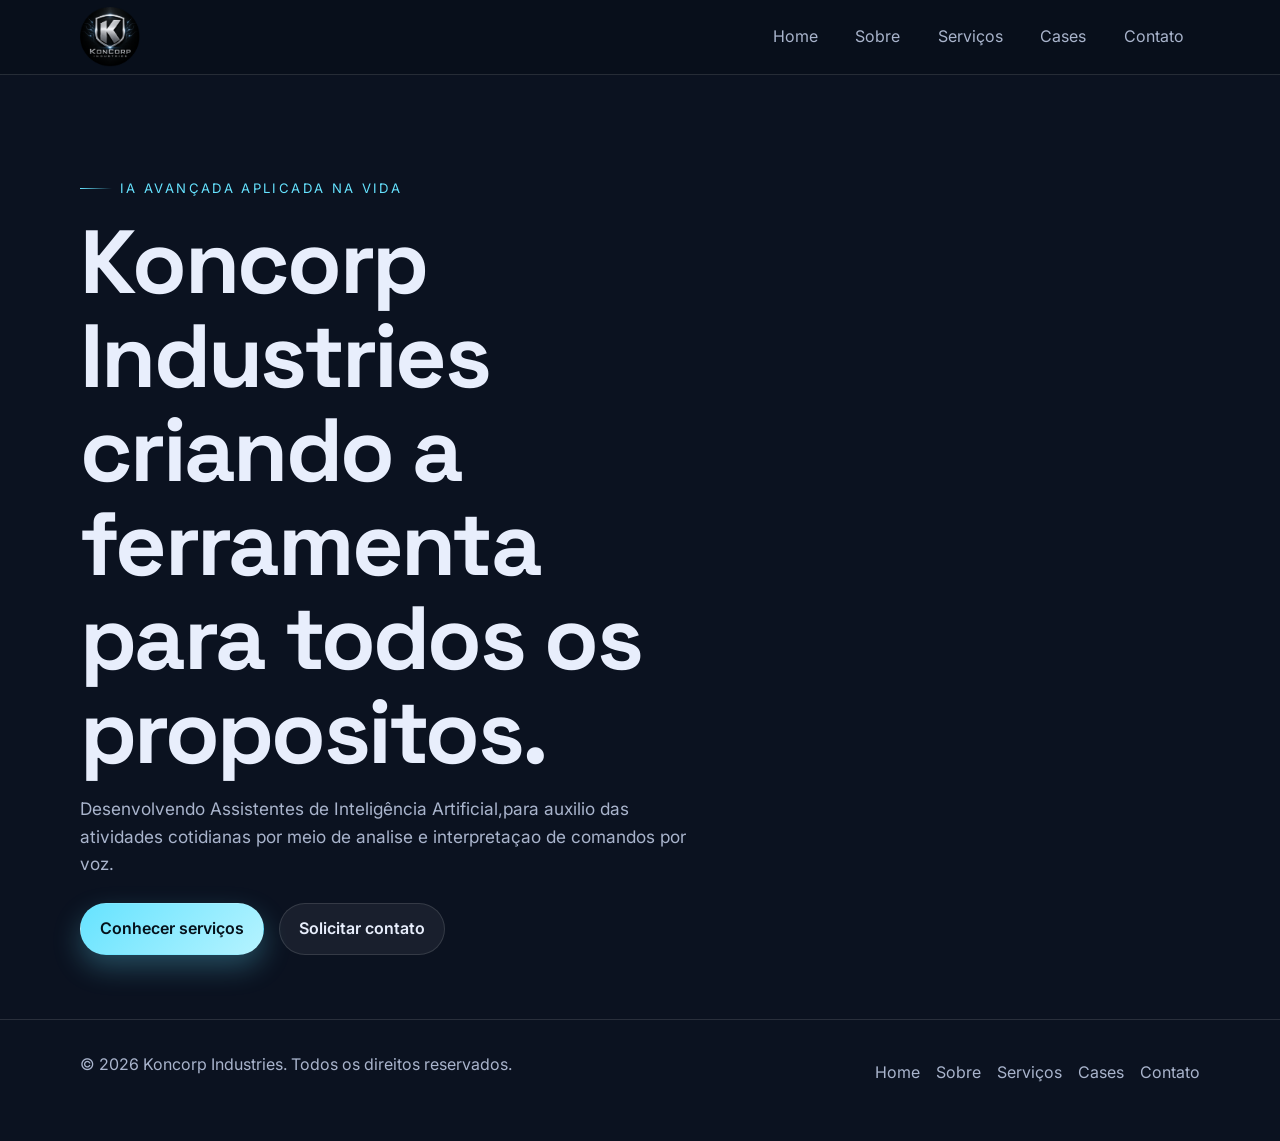
<file: Portifolio/verçao-professor/index.html>
<!DOCTYPE html>
<html lang="pt-BR">
<head>
  <meta charset="UTF-8" />
  <meta name="viewport" content="width=device-width, initial-scale=1.0" />
  <title>Koncorp Industries — Estrutura do Projeto</title>
  <meta name="description" content="Estrutura base do projeto institucional da Koncorp Industries, startup especializada em inteligência artificial avançada." />
  <link rel="preconnect" href="https://fonts.googleapis.com" />
  <link href="https://fonts.googleapis.com/css2?family=Space+Grotesk:wght@400;500;700&family=Inter:wght@400;500;600;700&display=swap" rel="stylesheet" />
  <link rel="stylesheet" href="../css/styles.css">  
</head>
<body>
  <header class="site-header">
    <div class="container nav-wrap">
      <a href="index.html" class="brand">
        <img src="../img/KonCorp-logo.png" alt="Logo" class="logo-img">
      </a>
    <button class="menu-btn" aria-label="Menu" aria-expanded="false" aria-controls="site-nav">
      <span></span>
    </button>
    <nav id="site-nav" class="site-nav">
      <ul>
        <li><a href="index.html">Home</a></li>
        <li><a href="sobre.html">Sobre</a></li>
        <li><a href="serviços.html">Serviços</a></li>
        <li><a href="cases.html">Cases</a></li>
        <li><a href="contato.html">Contato</a></li>
      </ul>
    </nav>
  </div>
</header>
<main>
    <section id="home" class="hero">
      <div class="container hero-grid">
        <div class="hero-copy stagger">
          <span class="eyebrow">IA avançada aplicada na vida</span>
          <h1>Koncorp Industries criando a ferramenta para todos os propositos.</h1>
          <p class="lead">
            Desenvolvendo Assistentes de Inteligência Artificial,para auxilio das atividades cotidianas por meio de analise e interpretaçao de comandos por voz. 
          </p>
          <div class="hero-actions">
            <a href="#servicos" class="btn btn-primary">Conhecer serviços</a>
            <a href="#contato" class="btn btn-secondary">Solicitar contato</a>
          </div>
        </div>

        <div class="hero-panel reveal" aria-hidden="true">

          <div class="hero-stats">
            <div class="stat">
              <strong>98%</strong>
              <span>precisão analítica</span>
            </div>
            <div class="stat">
              <strong>24/7</strong>
              <span>operações assistidas</span>
            </div>
            <div class="stat">
              <strong>+40%</strong>
              <span>ganho em eficiência</span>
            </div>
          </div>
        </div>
      </div>
    </section>
</main>

  <footer class="site-footer">
    <div class="container footer-grid">
      <p>© 2026 Koncorp Industries. Todos os direitos reservados.</p>
      <nav class="footer-mini-nav" aria-label="Navegação do rodapé">
        <a href="index.html">Home</a>
        <a href="sobre.html">Sobre</a>
        <a href="serviços.html">Serviços</a>
        <a href="cases.html">Cases</a>
        <a href="contato.html">Contato</a>
      </nav>
    </div>
  </footer>
</file>
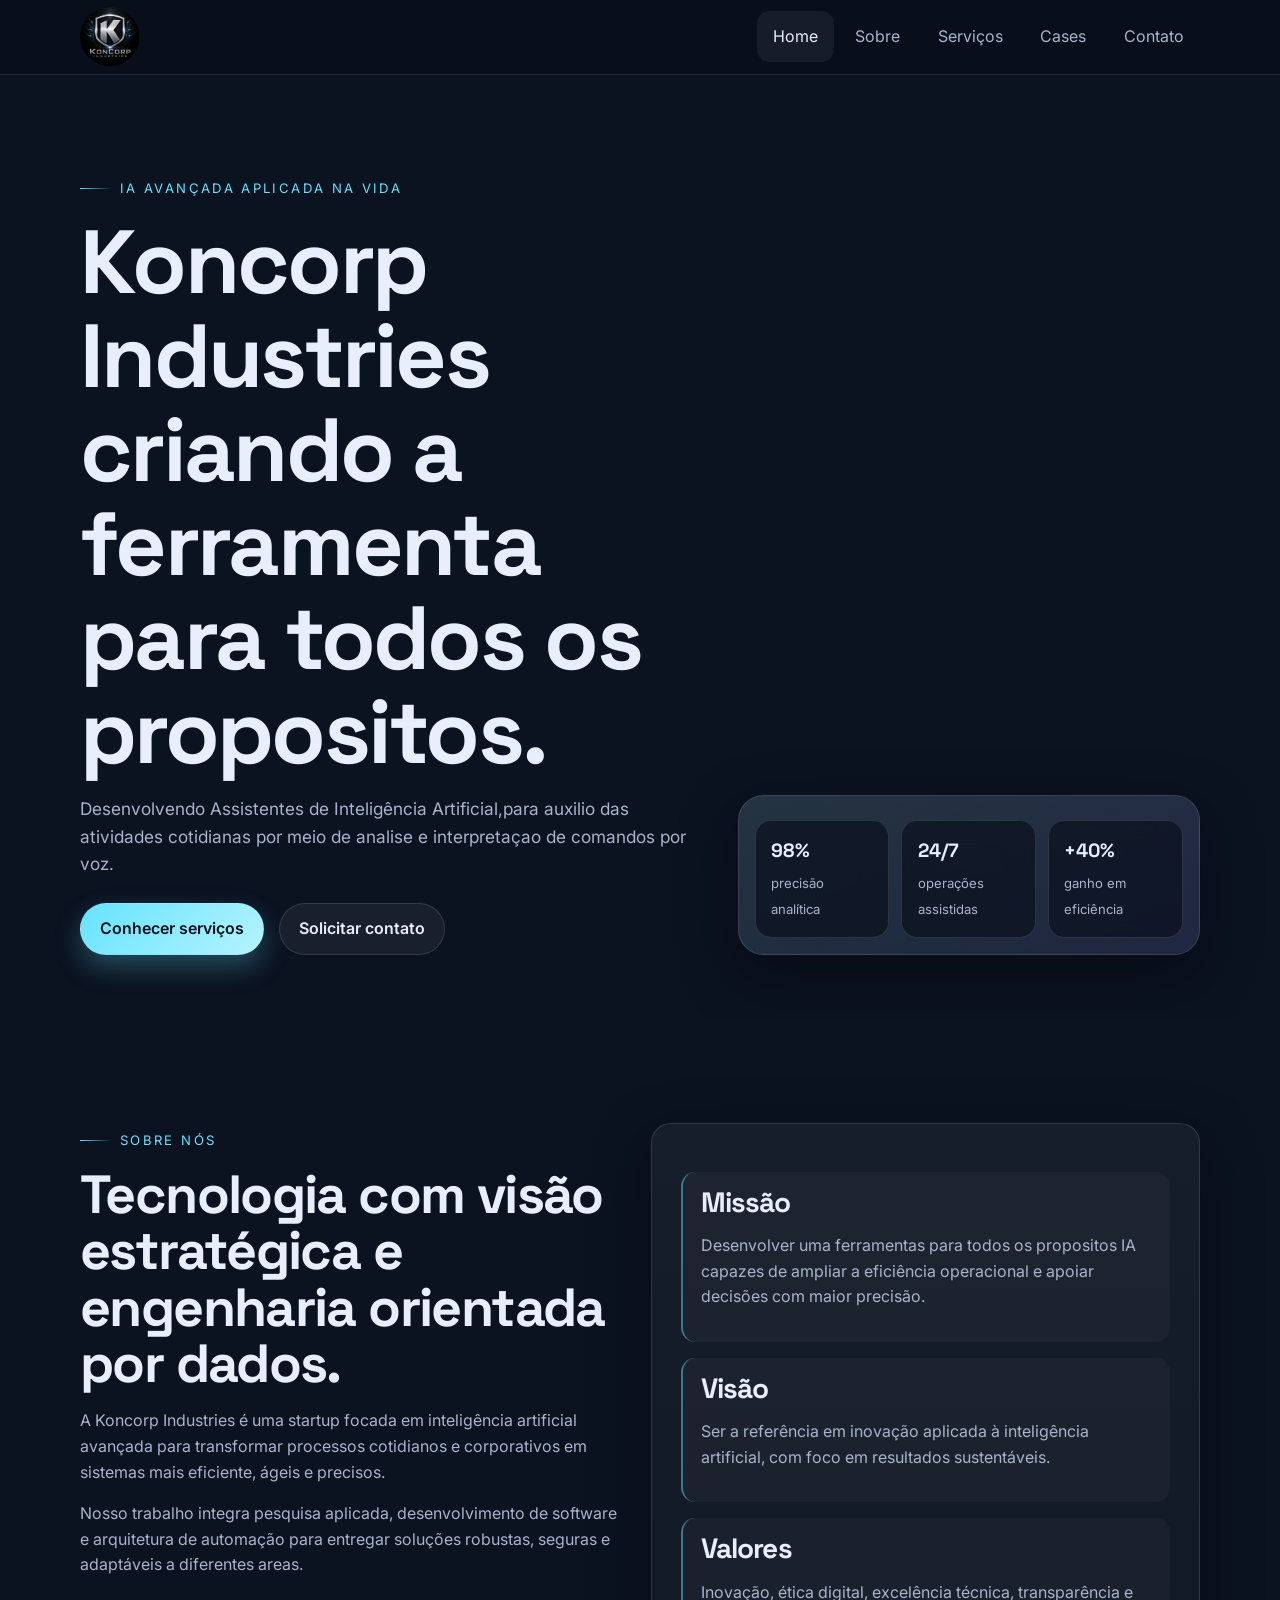
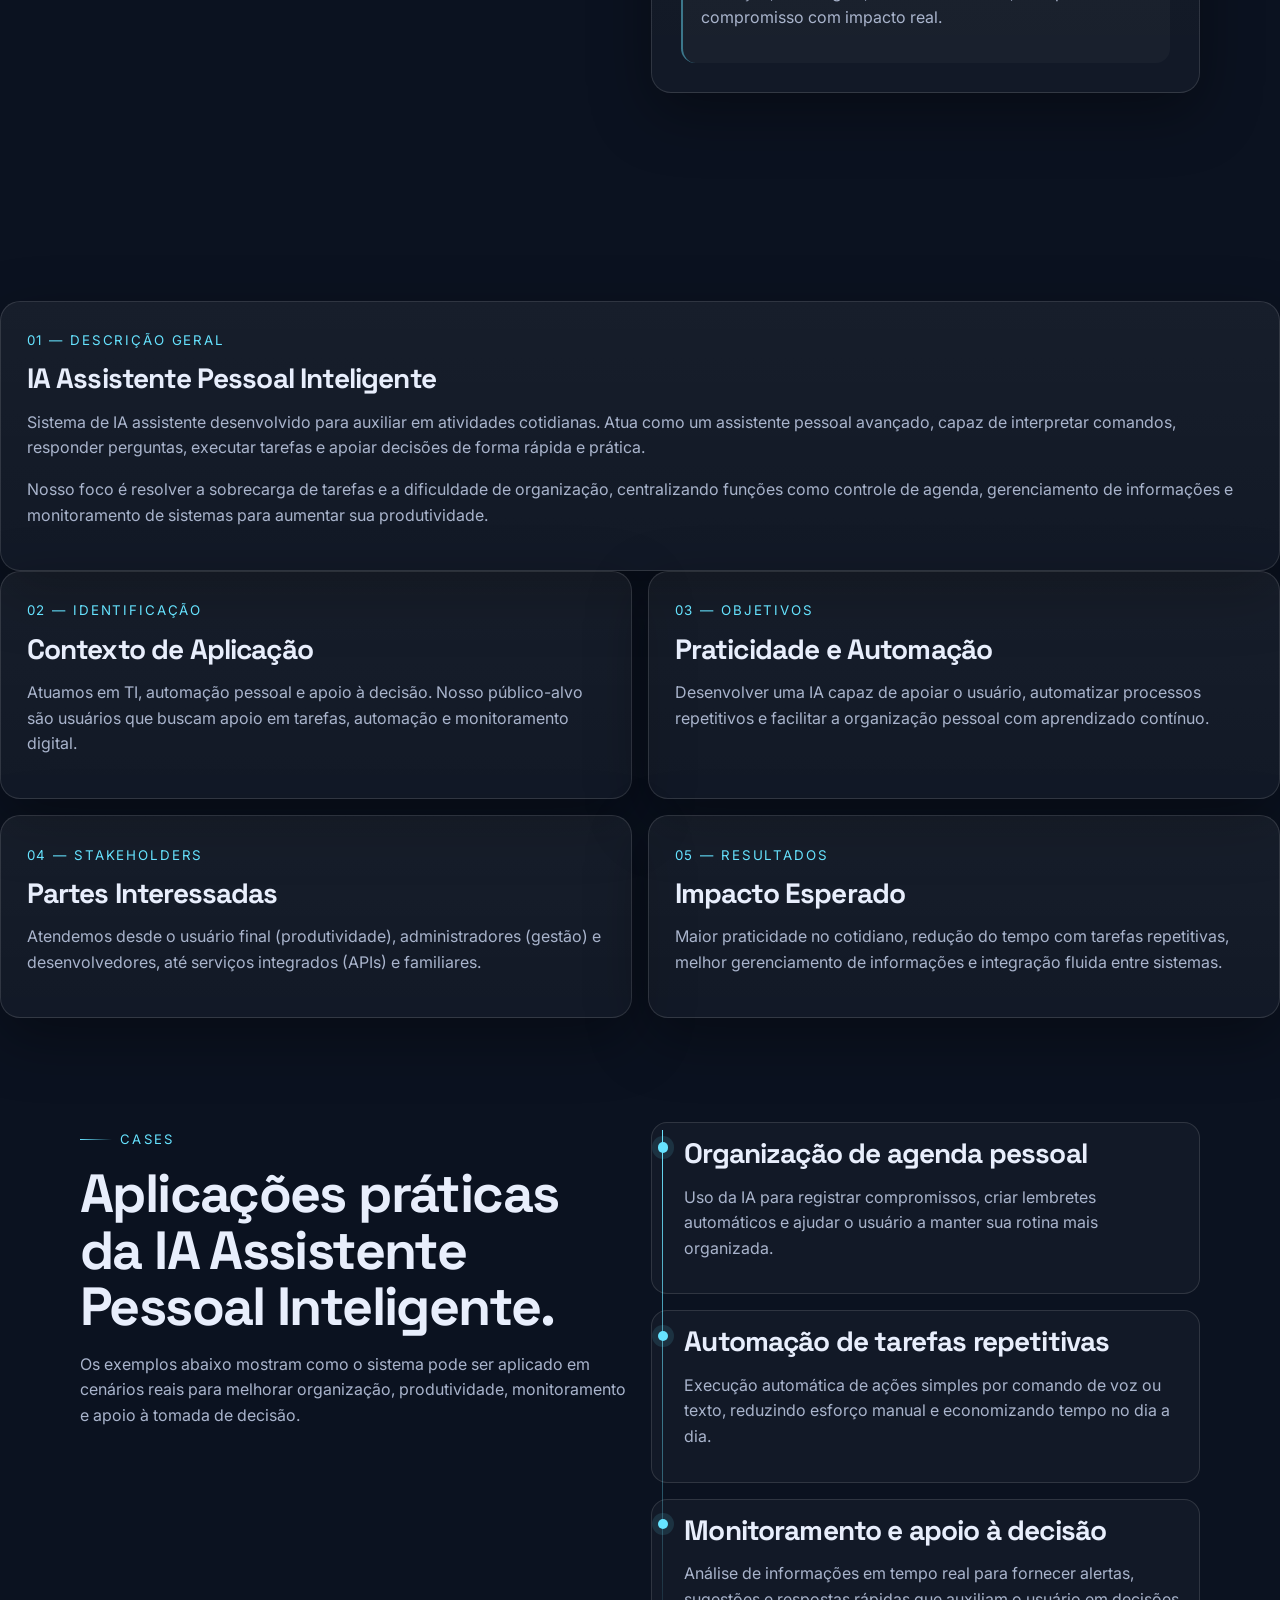
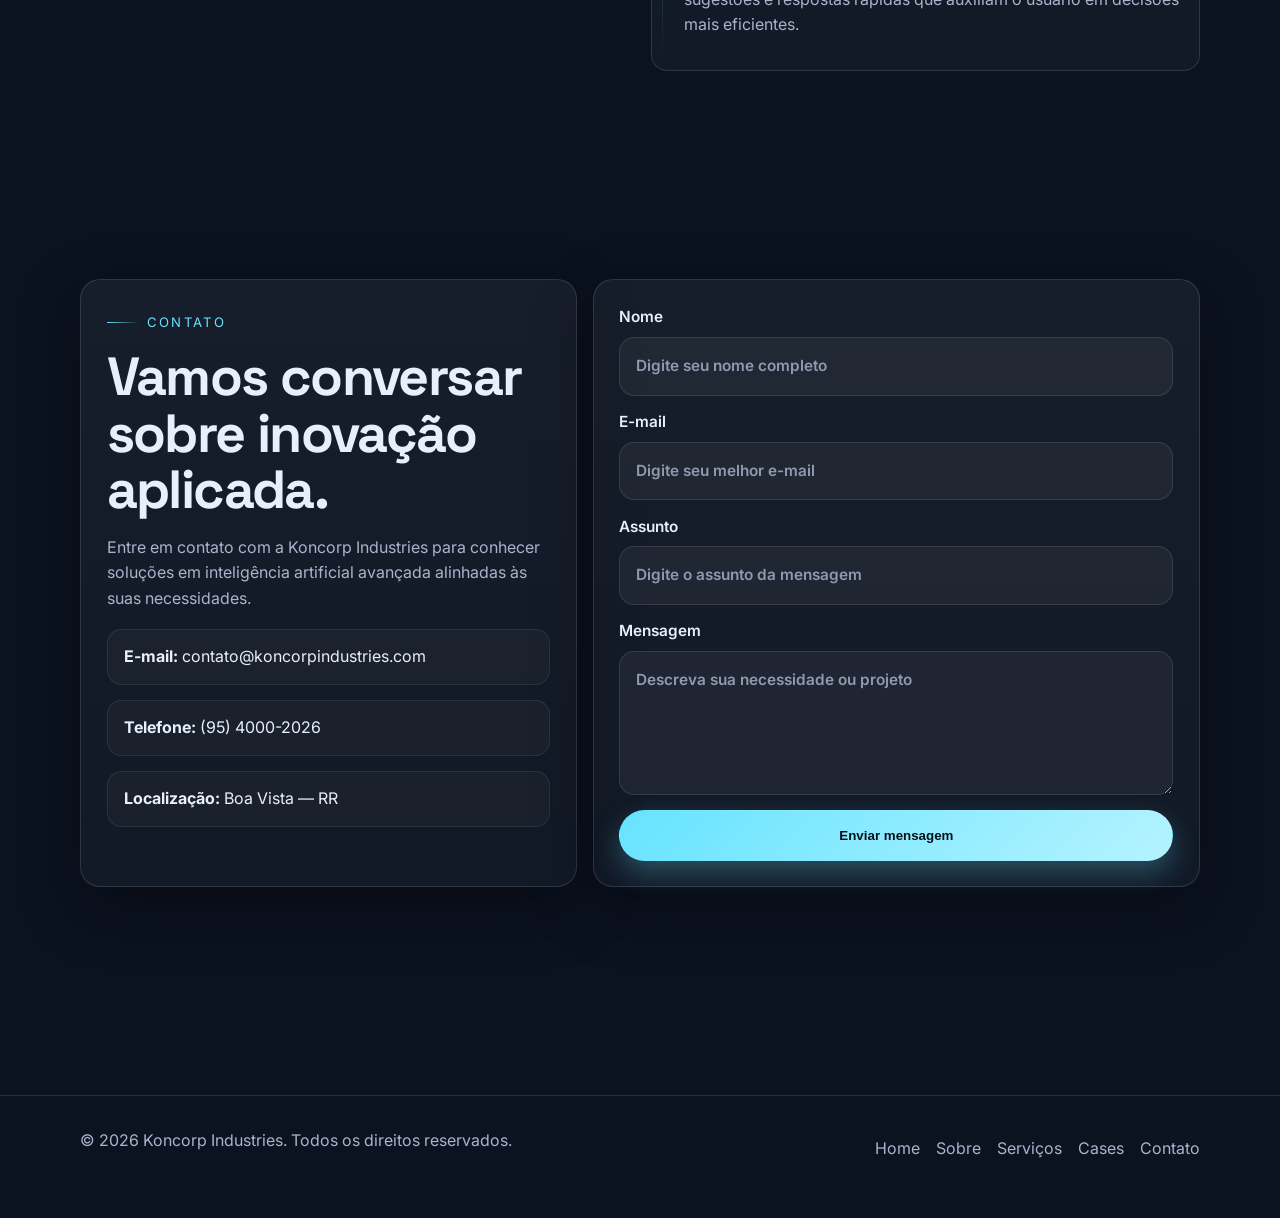
<file: Portifolio/KonCorp/index2.html>
<!DOCTYPE html>
<html lang="pt-BR">
<head>
  <meta charset="UTF-8" />
  <meta name="viewport" content="width=device-width, initial-scale=1.0" />
  <title>Koncorp Industries — Estrutura do Projeto</title>
  <meta name="description" content="Estrutura base do projeto institucional da Koncorp Industries, startup especializada em inteligência artificial avançada." />
  <link rel="preconnect" href="https://fonts.googleapis.com" />
  <link href="https://fonts.googleapis.com/css2?family=Space+Grotesk:wght@400;500;700&family=Inter:wght@400;500;600;700&display=swap" rel="stylesheet" />
  <link rel="stylesheet" href="../css/styles.css">

</head>
<body>
<header class="site-header">
  <div class="container nav-wrap">
    <a aria-label="Koncorp Industries">
      <img src="../img/KonCorp-logo.png" alt="Logo Koncorp Industries" class="logo-img">
    </a>


    <nav id="site-nav" class="site-nav" aria-label="Navegação principal">
      <ul>
        <li><a href="#home" class="active">Home</a></li>
        <li><a href="#sobre">Sobre</a></li>
        <li><a href="#servicos">Serviços</a></li>
        <li><a href="#cases">Cases</a></li>
        <li><a href="#contato">Contato</a></li>
      </ul>
    </nav>
  </div>
</header>


  <main>
    <section id="home" class="hero">
      <div class="container hero-grid">
        <div class="hero-copy stagger">
          <span class="eyebrow">IA avançada aplicada na vida</span>
          <h1>Koncorp Industries criando a ferramenta para todos os propositos.</h1>
          <p class="lead">
            Desenvolvendo Assistentes de Inteligência Artificial,para auxilio das atividades cotidianas por meio de analise e interpretaçao de comandos por voz. 
          </p>
          <div class="hero-actions">
            <a href="#servicos" class="btn btn-primary">Conhecer serviços</a>
            <a href="#contato" class="btn btn-secondary">Solicitar contato</a>
          </div>
        </div>

        <div class="hero-panel reveal" aria-hidden="true">

          <div class="hero-stats">
            <div class="stat">
              <strong>98%</strong>
              <span>precisão analítica</span>
            </div>
            <div class="stat">
              <strong>24/7</strong>
              <span>operações assistidas</span>
            </div>
            <div class="stat">
              <strong>+40%</strong>
              <span>ganho em eficiência</span>
            </div>
          </div>
        </div>
      </div>
    </section>

    <section id="sobre" class="section">
      <div class="container split">
        <div class="reveal">
          <span class="eyebrow">Sobre nós</span>
          <h2>Tecnologia com visão estratégica e engenharia orientada por dados.</h2>
          <p>
            A Koncorp Industries é uma startup focada em inteligência artificial avançada para transformar processos cotidianos e corporativos em sistemas mais eficiente, ágeis e precisos.
          </p>
          <p>
            Nosso trabalho integra pesquisa aplicada, desenvolvimento de software e arquitetura de automação para entregar soluções robustas, seguras e adaptáveis a diferentes areas.
          </p>
        </div>

        <div class="surface about-panel reveal">
          <div class="pillars">
            <div class="pillar">
              <h3>Missão</h3>
              <p>Desenvolver uma ferramentas para todos os propositos IA capazes de ampliar a eficiência operacional e apoiar decisões com maior precisão.</p>
            </div>
            <div class="pillar">
              <h3>Visão</h3>
              <p>Ser a referência em inovação aplicada à inteligência artificial, com foco em resultados sustentáveis.</p>
            </div>
            <div class="pillar">
              <h3>Valores</h3>
              <p>Inovação, ética digital, excelência técnica, transparência e compromisso com impacto real.</p>
            </div>
          </div>
        </div>
      </div>
    </section>
<div id="servicos" class="section">
        <div class="servicos">
          <article class="surface service reveal">
            <small>01 — Descrição Geral</small>
            <h3>IA Assistente Pessoal Inteligente</h3>
            <p>
              Sistema de IA assistente desenvolvido para auxiliar em atividades cotidianas. Atua como um assistente pessoal avançado, capaz de interpretar comandos, responder perguntas, executar tarefas e apoiar decisões de forma rápida e prática.
            </p>
            <p>
              Nosso foco é resolver a sobrecarga de tarefas e a dificuldade de organização, centralizando funções como controle de agenda, gerenciamento de informações e monitoramento de sistemas para aumentar sua produtividade.
            </p>
          </article>

          <div class="services-side">
            <article class="surface service reveal">
              <small>02 — Identificação</small>
              <h3>Contexto de Aplicação</h3>
              <p>Atuamos em TI, automação pessoal e apoio à decisão. Nosso público-alvo são usuários que buscam apoio em tarefas, automação e monitoramento digital.</p>
            </article>

            <article class="surface service reveal">
              <small>03 — Objetivos</small>
              <h3>Praticidade e Automação</h3>
              <p>Desenvolver uma IA capaz de apoiar o usuário, automatizar processos repetitivos e facilitar a organização pessoal com aprendizado contínuo.</p>
            </article>

            <article class="surface service reveal">
              <small>04 — Stakeholders</small>
              <h3>Partes Interessadas</h3>
              <p>Atendemos desde o usuário final (produtividade), administradores (gestão) e desenvolvedores, até serviços integrados (APIs) e familiares.</p>
            </article>

            <article class="surface service reveal">
              <small>05 — Resultados</small>
              <h3>Impacto Esperado</h3>
              <p>Maior praticidade no cotidiano, redução do tempo com tarefas repetitivas, melhor gerenciamento de informações e integração fluida entre sistemas.</p>
            </article>
          </div>
        </div>


<section id="cases" class="section">
  <div class="container split">
    <div class="reveal">
      <span class="eyebrow">Cases</span>
      <h2>Aplicações práticas da IA Assistente Pessoal Inteligente.</h2>
      <p>
        Os exemplos abaixo mostram como o sistema pode ser aplicado em cenários reais para melhorar organização, produtividade, monitoramento e apoio à tomada de decisão.
      </p>
    </div>

    <div class="timeline reveal">
      <article class="case-item">
        <h3>Organização de agenda pessoal</h3>
        <p>
          Uso da IA para registrar compromissos, criar lembretes automáticos e ajudar o usuário a manter sua rotina mais organizada.
        </p>
      </article>

      <article class="case-item">
        <h3>Automação de tarefas repetitivas</h3>
        <p>
          Execução automática de ações simples por comando de voz ou texto, reduzindo esforço manual e economizando tempo no dia a dia.
        </p>
      </article>

      <article class="case-item">
        <h3>Monitoramento e apoio à decisão</h3>
        <p>
          Análise de informações em tempo real para fornecer alertas, sugestões e respostas rápidas que auxiliam o usuário em decisões mais eficientes.
        </p>
      </article>
    </div>
  </div>
</section>

    <section id="contato" class="section">
      <div class="container contact-grid">
        <div class="surface contact-card reveal">
          <span class="eyebrow">Contato</span>
          <h2>Vamos conversar sobre inovação aplicada.</h2>
          <p>
            Entre em contato com a Koncorp Industries para conhecer soluções em inteligência artificial avançada alinhadas às suas necessidades.
          </p>

          <ul class="contact-list">
            <li><strong>E-mail:</strong> contato@koncorpindustries.com</li>
            <li><strong>Telefone:</strong> (95) 4000-2026</li>
            <li><strong>Localização:</strong> Boa Vista — RR</li>
          </ul>
        </div>

        <div class="surface contact-form reveal">
          <form>
            <label for="nome">
              Nome
              <input id="nome" name="nome" type="text" placeholder="Digite seu nome completo" />
            </label>

            <label for="email">
              E-mail
              <input id="email" name="email" type="email" placeholder="Digite seu melhor e-mail" />
            </label>

            <label for="assunto">
              Assunto
              <input id="assunto" name="assunto" type="text" placeholder="Digite o assunto da mensagem" />
            </label>

            <label for="mensagem">
              Mensagem
              <textarea id="mensagem" name="mensagem" placeholder="Descreva sua necessidade ou projeto"></textarea>
            </label>

            <button type="submit" class="btn btn-primary">Enviar mensagem</button>
          </form>
        </div>
      </div>
    </section>
  </main>

  <footer class="site-footer">
    <div class="container footer-grid">
      <p>© 2026 Koncorp Industries. Todos os direitos reservados.</p>
      <nav class="footer-mini-nav" aria-label="Navegação do rodapé">
        <a href="#home">Home</a>
        <a href="#sobre">Sobre</a>
        <a href="#servicos">Serviços</a>
        <a href="#cases">Cases</a>
        <a href="#contato">Contato</a>
      </nav>
    </div>
  </footer>

  <script>
    const menuBtn = document.querySelector('.menu-btn');
    const siteNav = document.querySelector('.site-nav');

    if (menuBtn && siteNav) {
      menuBtn.addEventListener('click', () => {
        const expanded = menuBtn.getAttribute('aria-expanded') === 'true';
        menuBtn.setAttribute('aria-expanded', String(!expanded));
        siteNav.classList.toggle('open');
      });

      siteNav.querySelectorAll('a').forEach(link => {
        link.addEventListener('click', () => {
          if (window.innerWidth < 760) {
            menuBtn.setAttribute('aria-expanded', 'false');
            siteNav.classList.remove('open');
          }
        });
      });
    }

    const observer = new IntersectionObserver((entries) => {
      entries.forEach(entry => {
        if (entry.isIntersecting) {
          entry.target.classList.add('visible');
          observer.unobserve(entry.target);
        }
      });
    }, { threshold: 0.14 });

    document.querySelectorAll('.reveal').forEach(el => observer.observe(el));
  </script>
</body>
</html>
</file>
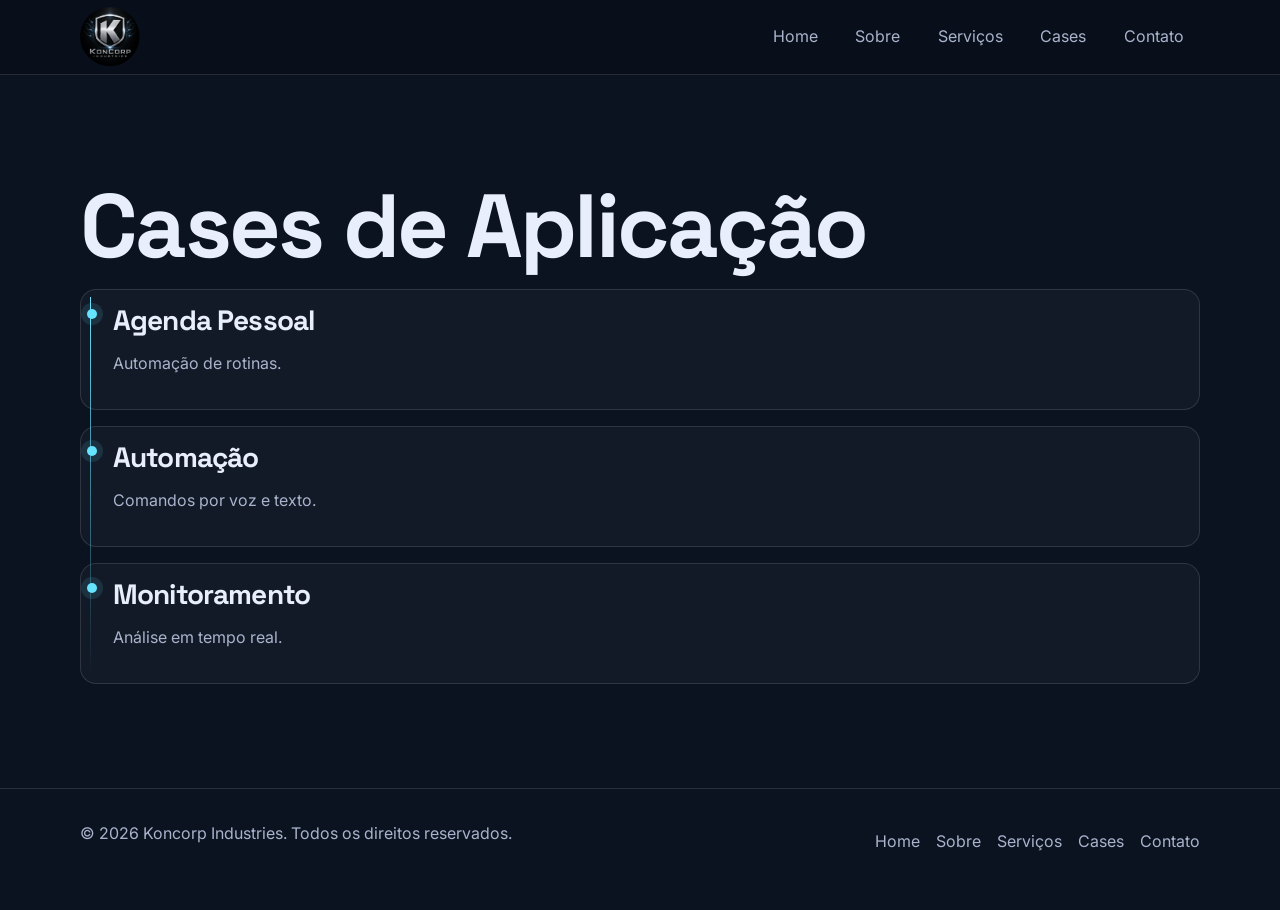
<file: Portifolio/verçao-professor/cases.html>
<!DOCTYPE html>
<html lang="pt-BR">
<head>
  <meta charset="UTF-8" />
  <meta name="viewport" content="width=device-width, initial-scale=1.0" />
  <title>Koncorp Industries — Estrutura do Projeto</title>
  <meta name="description" content="Estrutura base do projeto institucional da Koncorp Industries, startup especializada em inteligência artificial avançada." />
  <link rel="preconnect" href="https://fonts.googleapis.com" />
  <link href="https://fonts.googleapis.com/css2?family=Space+Grotesk:wght@400;500;700&family=Inter:wght@400;500;600;700&display=swap" rel="stylesheet" />
  <link rel="stylesheet" href="../css/styles.css">  
</head>
  <header class="site-header">
    <div class="container nav-wrap">
      <a href="index.html" class="brand">
        <img src="../img/KonCorp-logo.png" alt="Logo" class="logo-img">
      </a>
    <button class="menu-btn" aria-label="Menu" aria-expanded="false" aria-controls="site-nav">
      <span></span>
    </button>
    <nav id="site-nav" class="site-nav">
      <ul>
        <li><a href="index.html">Home</a></li>
        <li><a href="sobre.html">Sobre</a></li>
        <li><a href="serviços.html">Serviços</a></li>
        <li><a href="cases.html">Cases</a></li>
        <li><a href="contato.html">Contato</a></li>
      </ul>
    </nav>
  </div>
</header>
<main class="section">
  <div class="container">
    <h1>Cases de Aplicação</h1>
    <div class="timeline">
      <article class="case-item"><h3>Agenda Pessoal</h3><p>Automação de rotinas.</p></article>
      <article class="case-item"><h3>Automação</h3><p>Comandos por voz e texto.</p></article>
      <article class="case-item"><h3>Monitoramento</h3><p>Análise em tempo real.</p></article>
    </div>
  </div>
</main>

  <footer class="site-footer">
    <div class="container footer-grid">
      <p>© 2026 Koncorp Industries. Todos os direitos reservados.</p>
      <nav class="footer-mini-nav" aria-label="Navegação do rodapé">
        <a href="index.html">Home</a>
        <a href="sobre.html">Sobre</a>
        <a href="serviços.html">Serviços</a>
        <a href="cases.html">Cases</a>
        <a href="contato.html">Contato</a>
      </nav>
    </div>
  </footer>
</file>
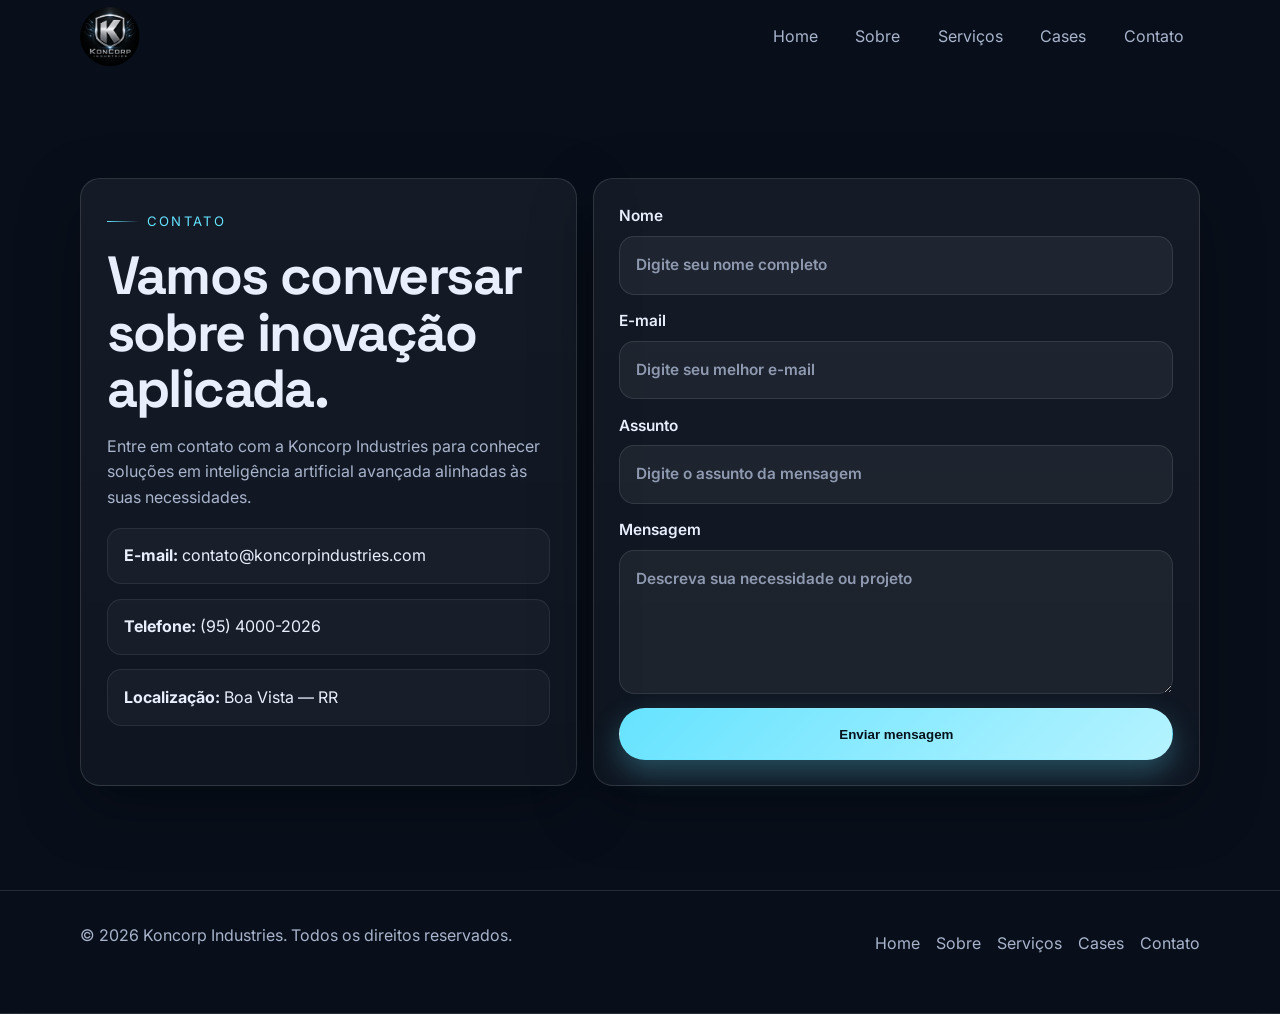
<file: Portifolio/verçao-professor/contato.html>
<!DOCTYPE html>
<html lang="pt-BR">
<head>
  <meta charset="UTF-8" />
  <meta name="viewport" content="width=device-width, initial-scale=1.0" />
  <title>Koncorp Industries — Estrutura do Projeto</title>
  <meta name="description" content="Estrutura base do projeto institucional da Koncorp Industries, startup especializada em inteligência artificial avançada." />
  <link rel="preconnect" href="https://fonts.googleapis.com" />
  <link href="https://fonts.googleapis.com/css2?family=Space+Grotesk:wght@400;500;700&family=Inter:wght@400;500;600;700&display=swap" rel="stylesheet" />
  <link rel="stylesheet" href="../css/styles.css">  
</head>
  <header class="site-header">
    <div class="container nav-wrap">
      <a href="index.html" class="brand">
        <img src="../img/KonCorp-logo.png" alt="Logo" class="logo-img">
      </a>
    <button class="menu-btn" aria-label="Menu" aria-expanded="false" aria-controls="site-nav">
      <span></span>
    </button>
    <nav id="site-nav" class="site-nav">
      <ul>
        <li><a href="index.html">Home</a></li>
        <li><a href="sobre.html">Sobre</a></li>
        <li><a href="serviços.html">Serviços</a></li>
        <li><a href="cases.html">Cases</a></li>
        <li><a href="contato.html">Contato</a></li>
      </ul>
    </nav>
  </div>

    <section id="contato" class="section">
      <div class="container contact-grid">
        <div class="surface contact-card reveal">
          <span class="eyebrow">Contato</span>
          <h2>Vamos conversar sobre inovação aplicada.</h2>
          <p>
            Entre em contato com a Koncorp Industries para conhecer soluções em inteligência artificial avançada alinhadas às suas necessidades.
          </p>

          <ul class="contact-list">
            <li><strong>E-mail:</strong> contato@koncorpindustries.com</li>
            <li><strong>Telefone:</strong> (95) 4000-2026</li>
            <li><strong>Localização:</strong> Boa Vista — RR</li>
          </ul>
        </div>

        <div class="surface contact-form reveal">
          <form>
            <label for="nome">
              Nome
              <input id="nome" name="nome" type="text" placeholder="Digite seu nome completo" />
            </label>

            <label for="email">
              E-mail
              <input id="email" name="email" type="email" placeholder="Digite seu melhor e-mail" />
            </label>

            <label for="assunto">
              Assunto
              <input id="assunto" name="assunto" type="text" placeholder="Digite o assunto da mensagem" />
            </label>

            <label for="mensagem">
              Mensagem
              <textarea id="mensagem" name="mensagem" placeholder="Descreva sua necessidade ou projeto"></textarea>
            </label>

            <button type="submit" class="btn btn-primary">Enviar mensagem</button>
          </form>
        </div>
      </div>
    </section>
  </main>

  <footer class="site-footer">
    <div class="container footer-grid">
      <p>© 2026 Koncorp Industries. Todos os direitos reservados.</p>
      <nav class="footer-mini-nav" aria-label="Navegação do rodapé">
        <a href="#home">Home</a>
        <a href="#sobre">Sobre</a>
        <a href="#servicos">Serviços</a>
        <a href="#cases">Cases</a>
        <a href="#contato">Contato</a>
      </nav>
    </div>
  </footer>

  <script>
    const menuBtn = document.querySelector('.menu-btn');
    const siteNav = document.querySelector('.site-nav');

    if (menuBtn && siteNav) {
      menuBtn.addEventListener('click', () => {
        const expanded = menuBtn.getAttribute('aria-expanded') === 'true';
        menuBtn.setAttribute('aria-expanded', String(!expanded));
        siteNav.classList.toggle('open');
      });

      siteNav.querySelectorAll('a').forEach(link => {
        link.addEventListener('click', () => {
          if (window.innerWidth < 760) {
            menuBtn.setAttribute('aria-expanded', 'false');
            siteNav.classList.remove('open');
          }
        });
      });
    }

    const observer = new IntersectionObserver((entries) => {
      entries.forEach(entry => {
        if (entry.isIntersecting) {
          entry.target.classList.add('visible');
          observer.unobserve(entry.target);
        }
      });
    }, { threshold: 0.14 });

    document.querySelectorAll('.reveal').forEach(el => observer.observe(el));
  </script>
</body>
</file>
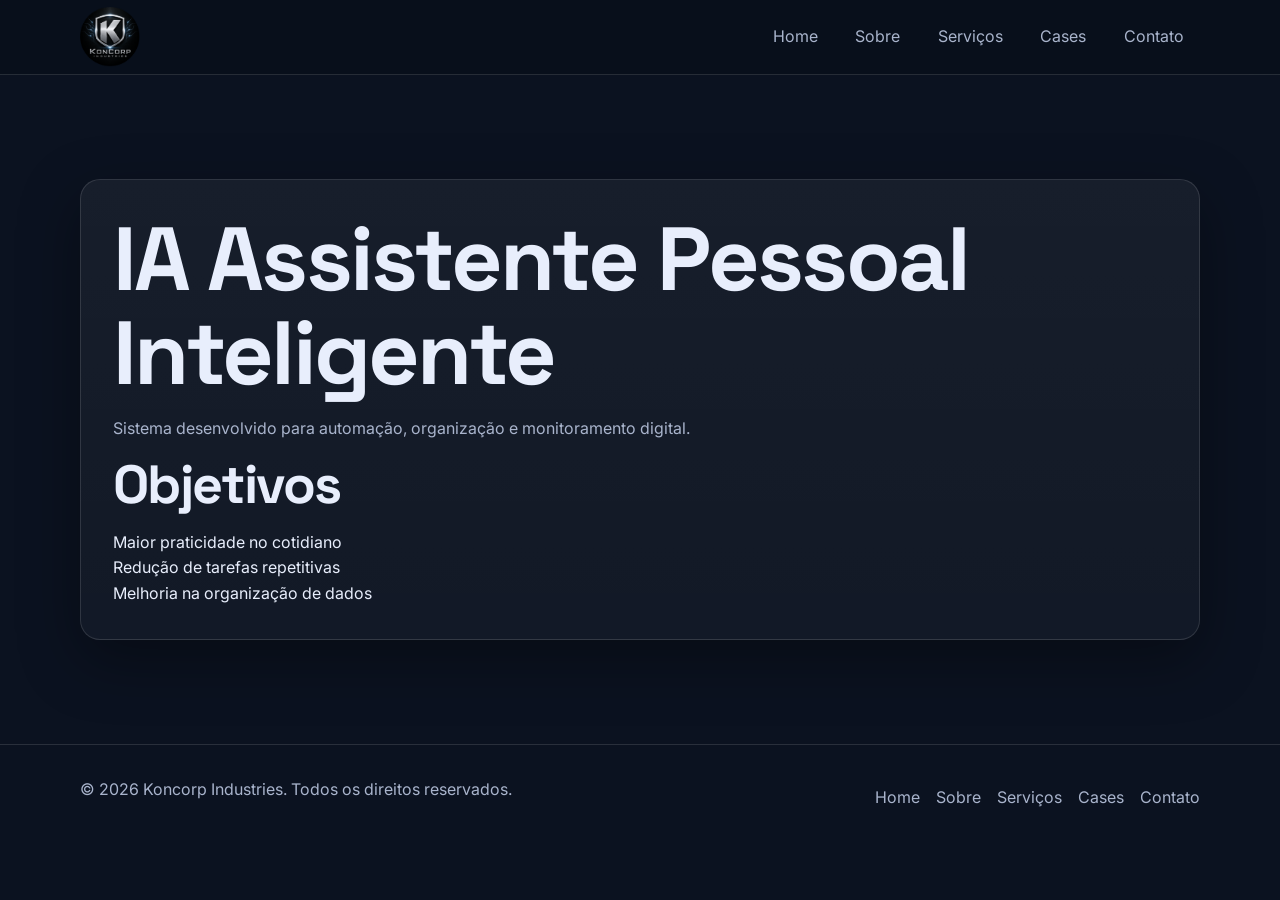
<file: Portifolio/verçao-professor/serviços.html>
<!DOCTYPE html>
<html lang="pt-BR">
<head>
  <meta charset="UTF-8" />
  <meta name="viewport" content="width=device-width, initial-scale=1.0" />
  <title>Koncorp Industries — Estrutura do Projeto</title>
  <meta name="description" content="Estrutura base do projeto institucional da Koncorp Industries, startup especializada em inteligência artificial avançada." />
  <link rel="preconnect" href="https://fonts.googleapis.com" />
  <link href="https://fonts.googleapis.com/css2?family=Space+Grotesk:wght@400;500;700&family=Inter:wght@400;500;600;700&display=swap" rel="stylesheet" />
  <link rel="stylesheet" href="../css/styles.css">  
</head>
  <header class="site-header">
    <div class="container nav-wrap">
      <a href="index.html" class="brand">
        <img src="../img/KonCorp-logo.png" alt="Logo" class="logo-img">
      </a>
    <button class="menu-btn" aria-label="Menu" aria-expanded="false" aria-controls="site-nav">
      <span></span>
    </button>
    <nav id="site-nav" class="site-nav">
      <ul>
        <li><a href="index.html">Home</a></li>
        <li><a href="sobre.html">Sobre</a></li>
        <li><a href="serviços.html">Serviços</a></li>
        <li><a href="cases.html">Cases</a></li>
        <li><a href="contato.html">Contato</a></li>
      </ul>
    </nav>
  </div>
</header>
<main class="section">
  <div class="container">
    <div class="surface" style="padding: 2rem;">
      <h1>IA Assistente Pessoal Inteligente</h1>
      <p>Sistema desenvolvido para automação, organização e monitoramento digital.</p>
      <h2>Objetivos</h2>
      <ul>
        <li>Maior praticidade no cotidiano</li>
        <li>Redução de tarefas repetitivas</li>
        <li>Melhoria na organização de dados</li>
      </ul>
    </div>
  </div>
</main>

  <footer class="site-footer">
    <div class="container footer-grid">
      <p>© 2026 Koncorp Industries. Todos os direitos reservados.</p>
      <nav class="footer-mini-nav" aria-label="Navegação do rodapé">
        <a href="index.html">Home</a>
        <a href="sobre.html">Sobre</a>
        <a href="serviços.html">Serviços</a>
        <a href="cases.html">Cases</a>
        <a href="contato.html">Contato</a>
      </nav>
    </div>
  </footer>
</html>
</file>
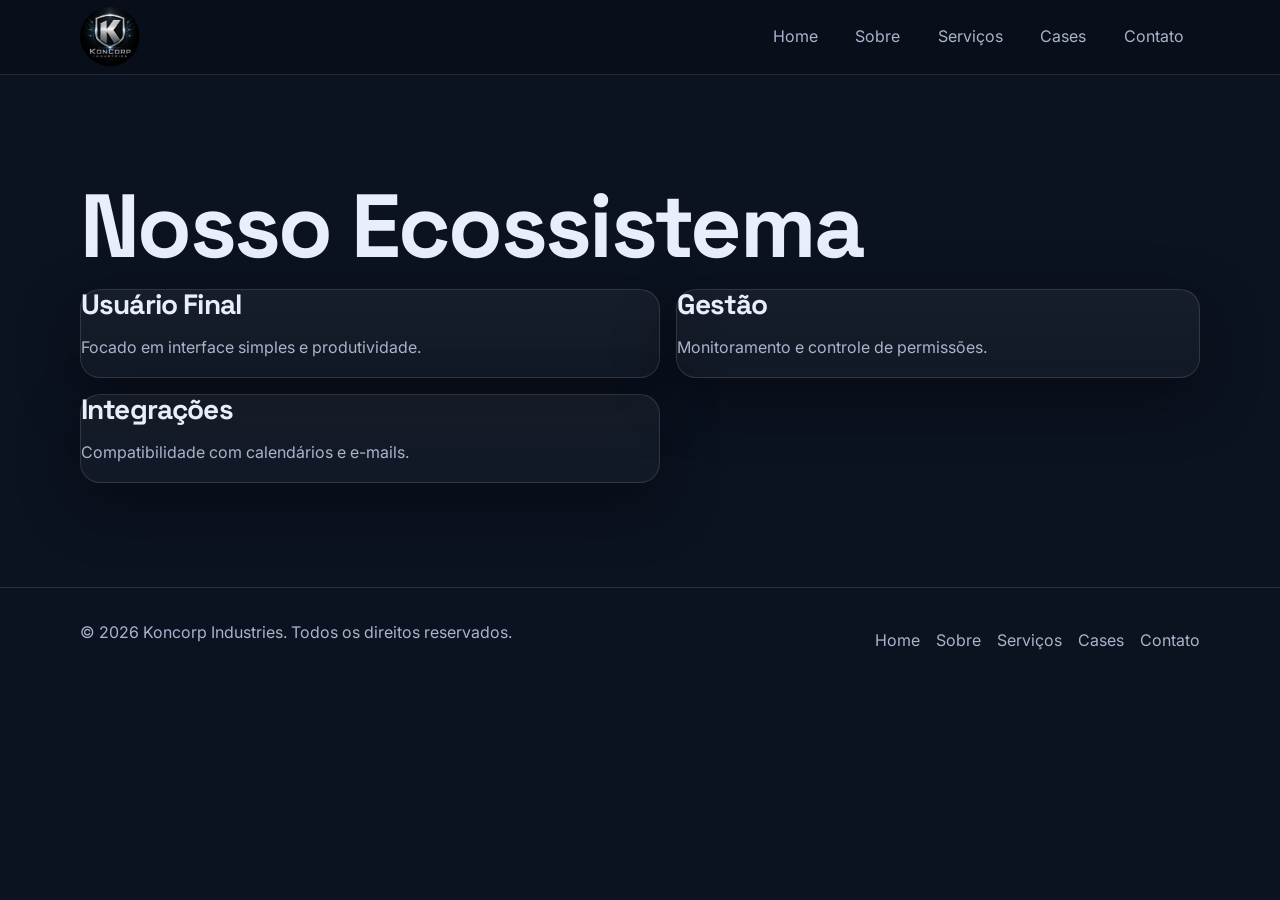
<file: Portifolio/verçao-professor/sobre.html>
<!DOCTYPE html>
<html lang="pt-BR">
<head>
  <meta charset="UTF-8" />
  <meta name="viewport" content="width=device-width, initial-scale=1.0" />
  <title>Koncorp Industries — Estrutura do Projeto</title>
  <meta name="description" content="Estrutura base do projeto institucional da Koncorp Industries, startup especializada em inteligência artificial avançada." />
  <link rel="preconnect" href="https://fonts.googleapis.com" />
  <link href="https://fonts.googleapis.com/css2?family=Space+Grotesk:wght@400;500;700&family=Inter:wght@400;500;600;700&display=swap" rel="stylesheet" />
  <link rel="stylesheet" href="../css/styles.css">

</head>
  <header class="site-header">
    <div class="container nav-wrap">
      <a href="index.html" class="brand">
        <img src="../img/KonCorp-logo.png" alt="Logo" class="logo-img">
      </a>
    <button class="menu-btn" aria-label="Menu" aria-expanded="false" aria-controls="site-nav">
      <span></span>
    </button>
    <nav id="site-nav" class="site-nav">
      <ul>
        <li><a href="index.html">Home</a></li>
        <li><a href="sobre.html">Sobre</a></li>
        <li><a href="serviços.html">Serviços</a></li>
        <li><a href="cases.html">Cases</a></li>
        <li><a href="contato.html">Contato</a></li>
      </ul>
    </nav>
  </div>
</header>
<main class="section">
  <div class="container">
    <h1>Nosso Ecossistema</h1>
    <div class="services-layout">
      <article class="surface"><h3>Usuário Final</h3><p>Focado em interface simples e produtividade.</p></article>
      <article class="surface"><h3>Gestão</h3><p>Monitoramento e controle de permissões.</p></article>
      <article class="surface"><h3>Integrações</h3><p>Compatibilidade com calendários e e-mails.</p></article>
    </div>
  </div>
</main>

  <footer class="site-footer">
    <div class="container footer-grid">
      <p>© 2026 Koncorp Industries. Todos os direitos reservados.</p>
      <nav class="footer-mini-nav" aria-label="Navegação do rodapé">
        <a href="index.html">Home</a>
        <a href="sobre.html">Sobre</a>
        <a href="serviços.html">Serviços</a>
        <a href="cases.html">Cases</a>
        <a href="contato.html">Contato</a>
      </nav>
    </div>
  </footer>
</html>
</file>
<file: Portifolio/css/styles.css>
.brand {
  display: flex;
  align-items: center;
  gap: 0.5rem;
}

.logo-img {
  height: 50px;
  width: auto;
  display: block;
}

.brand:hover .logo-img {
  transform: scale(1.02);
}

@media (min-width: 760px) {
  .logo-img {
    height: 60px;    
  }
}

.brand-mark {
  display: none; 
}


:root{
  --bg:#0a101a;
  --bg-soft:#0f1724;
  --panel:rgba(255,255,255,0.06);
  --panel-strong:rgba(255,255,255,0.1);
  --text:#e8eefc;
  --muted:#a9b4cc;
  --line:rgba(255,255,255,0.12);
  --accent:#66e3ff;
  --accent-2:#7c89ff;
  --success:#7ef0c1;
  --shadow:0 20px 60px rgba(0,0,0,0.35);
  --radius:1.25rem;
  --radius-sm:0.85rem;
  --container:min(1120px, calc(100% - 2rem));
}

*{
  box-sizing:border-box;
}

html{
  scroll-behavior:smooth;
}

body{
  margin:0;
  font-family:"Inter", sans-serif;
  background: #0b1220;
  color:var(--text);
  line-height:1.6;
  overflow-x:hidden;
}

body::before{
  display: none;
}

a{
  color:inherit;
  text-decoration:none;
}

img{
  max-width:100%;
  display:block;
}

ul{
  padding:0;
  margin:0;
  list-style:none;
}

h1,h2,h3,h4{
  font-family:"Space Grotesk", sans-serif;
  line-height:1.05;
  letter-spacing:-0.03em;
  margin:0 0 1rem;
}

h1{
  font-size:clamp(2.5rem, 7vw, 6.0rem);
}

h2{
  font-size:clamp(2rem, 4.2vw, 3.4rem);
}

h3{
  font-size:clamp(1.25rem, 2.5vw, 1.75rem);
}

p{
  margin:0 0 1rem;
  color:var(--muted);
  font-size:1rem;
}

.container{
  width:var(--container);
  margin-inline:auto;
}

.section{
  padding:5rem 0;
}

.eyebrow{
  display:inline-flex;
  align-items:center;
  gap:.5rem;
  font-size:.82rem;
  text-transform:uppercase;
  letter-spacing:.18em;
  color:var(--accent);
  margin-bottom:1rem;
}

.eyebrow::before{
  content:"";
  width:2rem;
  height:1px;
  background:linear-gradient(90deg, var(--accent), transparent);
}

.site-header{
  position:sticky;
  top:0;
  z-index:50;
  backdrop-filter:blur(16px);
  background:rgba(8,16,26,0.68);
  border-bottom:1px solid var(--line);
}

.nav-wrap{
  display:flex;
  align-items:center;
  justify-content:space-between;
  min-height:4.6rem;
  gap:1rem;
}

.brand {
  display: flex;
  align-items: center;
  gap: 0.5rem;
}


.brand-mark{
  width:2.4rem;
  height:2.4rem;
  border-radius:.8rem;
  position:relative;
  background:
    linear-gradient(135deg, rgba(102,227,255,.35), rgba(124,137,255,.18)),
    rgba(255,255,255,.06);
  border:1px solid rgba(255,255,255,.14);
  box-shadow:inset 0 1px 0 rgba(255,255,255,.08), 0 10px 30px rgba(102,227,255,.12);
  overflow:hidden;
}

.brand-mark::before,
.brand-mark::after{
  content:"";
  position:absolute;
  border-radius:50%;
  border:1px solid rgba(255,255,255,.3);
}

.brand-mark::before{
  inset:6px;
  clip-path:polygon(0 0, 100% 0, 100% 48%, 0 48%);
}

.brand-mark::after{
  inset:10px;
  clip-path:polygon(0 55%, 100% 55%, 100% 100%, 0 100%);
}

.menu-btn{
  display:inline-flex;
  align-items:center;
  justify-content:center;
  width:2.8rem;
  height:2.8rem;
  border-radius:.9rem;
  border:1px solid var(--line);
  background:var(--panel);
  color:var(--text);
  cursor:pointer;
}

.menu-btn span,
.menu-btn span::before,
.menu-btn span::after{
  display:block;
  width:1.2rem;
  height:2px;
  border-radius:2px;
  background:var(--text);
  position:relative;
  transition:.28s ease;
}

.menu-btn span::before,
.menu-btn span::after{
  content:"";
  position:absolute;
  left:0;
}

.menu-btn span::before{
  top:-6px;
}

.menu-btn span::after{
  top:6px;
}

.menu-btn[aria-expanded="true"] span{
  background:transparent;
}

.menu-btn[aria-expanded="true"] span::before{
  top:0;
  transform:rotate(45deg);
}

.menu-btn[aria-expanded="true"] span::after{
  top:0;
  transform:rotate(-45deg);
}

.site-nav{
  position:absolute;
  left:1rem;
  right:1rem;
  top:calc(100% + .6rem);
  background:rgba(12,20,34,0.96);
  border:1px solid var(--line);
  border-radius:1rem;
  box-shadow:var(--shadow);
  padding:.6rem;
  display:none;
}

.site-nav.open{
  display:block;
}

.site-nav ul{
  display:flex;
  flex-direction:column;
  gap:.35rem;
}

.site-nav a{
  display:block;
  padding:.80rem 1rem;
  border-radius:.8rem;
  color:var(--muted);
  transition:.25s ease;
}

.site-nav a:hover,
.site-nav a.active{
  background:rgba(255,255,255,.06);
  color:var(--text);
}

.hero{
  position:relative;
  padding:3.2rem 0 3rem;
  overflow:hidden;
}

.hero-grid{
  display:grid;
  gap:2rem;
  align-items:end;
}

.hero-copy .lead{
  max-width:60ch;
  font-size:1.08rem;
}

.hero-actions{
  display:flex;
  flex-wrap:wrap;
  gap:.9rem;
  margin-top:1.6rem;
}

.btn{
  display:inline-flex;
  align-items:center;
  justify-content:center;
  gap:.6rem;
  min-height:3.2rem;
  padding:0 1.2rem;
  border-radius:999px;
  border:1px solid var(--line);
  font-weight:600;
  transition:transform .22s ease, background .22s ease, border-color .22s ease, box-shadow .22s ease;
}

.btn:hover{
  transform:translateY(-2px);
}

.btn:active{
  transform:translateY(0) scale(.98);
}

.btn-primary{
  color:#05111b;
  background:linear-gradient(135deg, var(--accent), #b5f3ff);
  border-color:transparent;
  box-shadow:0 12px 28px rgba(102,227,255,.28);
}

.btn-secondary{
  background:var(--panel);
  color:var(--text);
  backdrop-filter:blur(10px);
}

.hero-panel{
  position:relative;
  min-height:10rem;
  border-radius:1.6rem;
  border:1px solid rgba(255,255,255,.12);
  background:
    linear-gradient(160deg, rgba(255,255,255,.08), rgba(255,255,255,.03)),
    linear-gradient(135deg, rgba(102,227,255,.08), rgba(124,137,255,.12));
  overflow:hidden;
  box-shadow:var(--shadow);
  isolation:isolate;
}




.hero-stats{
  position:absolute;
  left:1rem;
  right:1rem;
  bottom:1rem;
  display:grid;
  grid-template-columns:repeat(3, 1fr);
  gap:.75rem;
  z-index:2;
}

.stat{
  padding:.95rem;
  border-radius:1rem;
  background:rgba(9,16,28,.68);
  border:1px solid rgba(255,255,255,.12);
  backdrop-filter:blur(14px);
}

.stat strong{
  display:block;
  font-family:"Space Grotesk", sans-serif;
  font-size:1.2rem;
  margin-bottom:.2rem;
}

.stat span{
  color:var(--muted);
  font-size:.82rem;
}

.split{
  display:grid;
  gap:1.4rem;
}

.surface{
  border:1px solid var(--line);
  border-radius:var(--radius);
  background:linear-gradient(180deg, rgba(255,255,255,.05), rgba(255,255,255,.03));
  box-shadow:var(--shadow);
}

.about-panel{
  padding:1.4rem;
}

.pillars{
  display:grid;
  gap:1rem;
  margin-top:1.2rem;
}

.pillar{
  padding:1rem 1rem 1rem 1.1rem;
  border-left:2px solid rgba(102,227,255,.45);
  background:rgba(255,255,255,.03);
  border-radius:.9rem;
}

.services-layout{
  display:grid;
  gap:1rem;
}

.service{
  padding:1.25rem;
  min-height:12rem;
  position:relative;
  overflow:hidden;
}

.service::after{
  content:"";
  position:absolute;
  width:10rem;
  height:10rem;
  right:-2rem;
  bottom:-2rem;
  border-radius:50%;

}

.service small{
  display:inline-block;
  color:var(--accent);
  text-transform:uppercase;
  letter-spacing:.14em;
  margin-bottom:.8rem;
}

.timeline{
  position:relative;
  display:grid;
  gap:1rem;
}

.timeline::before{
  content:"";
  position:absolute;
  left:.65rem;
  top:.5rem;
  bottom:.5rem;
  width:1px;
  background:linear-gradient(var(--accent), transparent);
}

.case-item{
  position:relative;
  padding:1rem 1rem 1rem 2rem;
  border:1px solid var(--line);
  border-radius:1rem;
  background:rgba(255,255,255,.03);
}

.case-item::before{
  content:"";
  position:absolute;
  left:.35rem;
  top:1.2rem;
  width:.65rem;
  height:.65rem;
  border-radius:50%;
  background:var(--accent);
  box-shadow:0 0 0 6px rgba(102,227,255,.12);
}

.contact-grid{
  display:grid;
  gap:1rem;
}

.contact-card,
.contact-form{
  padding:1.3rem;
}

.contact-list{
  display:grid;
  gap:.9rem;
  margin-top:1.1rem;
}

.contact-list li{
  padding:.9rem 1rem;
  border-radius:.9rem;
  background:rgba(255,255,255,.03);
  border:1px solid rgba(255,255,255,.08);
}

form{
  display:grid;
  gap:.9rem;
}

label{
  display:grid;
  gap:.45rem;
  font-weight:600;
  color:var(--text);
  font-size:.96rem;
}

input,
textarea{
  width:100%;
  border:none;
  outline:none;
  padding:1rem 1rem;
  border-radius:.95rem;
  background:rgba(255,255,255,.05);
  color:var(--text);
  border:1px solid rgba(255,255,255,.1);
  font:inherit;
}

input::placeholder,
textarea::placeholder{
  color:#8f9ab1;
}

textarea{
  min-height:9rem;
  resize:vertical;
}

.site-footer{
  border-top:1px solid var(--line);
  padding:2rem 0 3rem;
  color:var(--muted);
}

.footer-grid{
  display:grid;
  gap:1rem;
}

.footer-mini-nav{
  display:flex;
  flex-wrap:wrap;
  gap:.8rem 1rem;
}

.reveal{
  opacity:0;
  transform:translateY(24px);
  transition:opacity .7s ease, transform .7s ease;
}

.reveal.visible{
  opacity:1;
  transform:translateY(0);
}

.stagger > *{
  opacity:0;
  transform:translateY(18px);
  animation:rise .7s ease forwards;
}

.stagger > *:nth-child(1){animation-delay:.08s}
.stagger > *:nth-child(2){animation-delay:.16s}
.stagger > *:nth-child(3){animation-delay:.24s}
.stagger > *:nth-child(4){animation-delay:.32s}
.stagger > *:nth-child(5){animation-delay:.40s}

@keyframes rise{
  to{
    opacity:1;
    transform:translateY(0);
  }
}

@keyframes float{
  0%,100%{transform:translateY(0)}
  50%{transform:translateY(-12px)}
}

@media (min-width: 760px){
  .menu-btn{
    display:none;
  }

  .site-nav{
    position:static;
    display:block;
    background:transparent;
    border:none;
    box-shadow:none;
    padding:0;
  }

  .site-nav ul{
    flex-direction:row;
    align-items:center;
  }

  .hero{
    padding:6rem 0 4rem;
  }

  .hero-grid{
    grid-template-columns:1.15fr .85fr;
    gap:2rem;
  }

  .split{
    grid-template-columns:1fr 1fr;
  }

  .services-layout{
    grid-template-columns:1.1fr .9fr;
  }

  .services-side{
    display:grid;
    gap:1rem;
  }

  .contact-grid{
    grid-template-columns:.9fr 1.1fr;
  }

  .footer-grid{
    grid-template-columns:1fr auto;
    align-items:center;
  }
}

@media (min-width: 1040px){
  .section{
    padding:6.5rem 0;
  }

  .about-panel{
    padding:1.8rem;
  }

  .service{
    padding:1.6rem;
  }

  .contact-card,
  .contact-form{
    padding:1.6rem;
  }

  .services-layout{
    grid-template-columns:1.05fr .95fr;
  }

  .services-side{
    grid-template-columns:1fr 1fr;
  }
}
</file>
